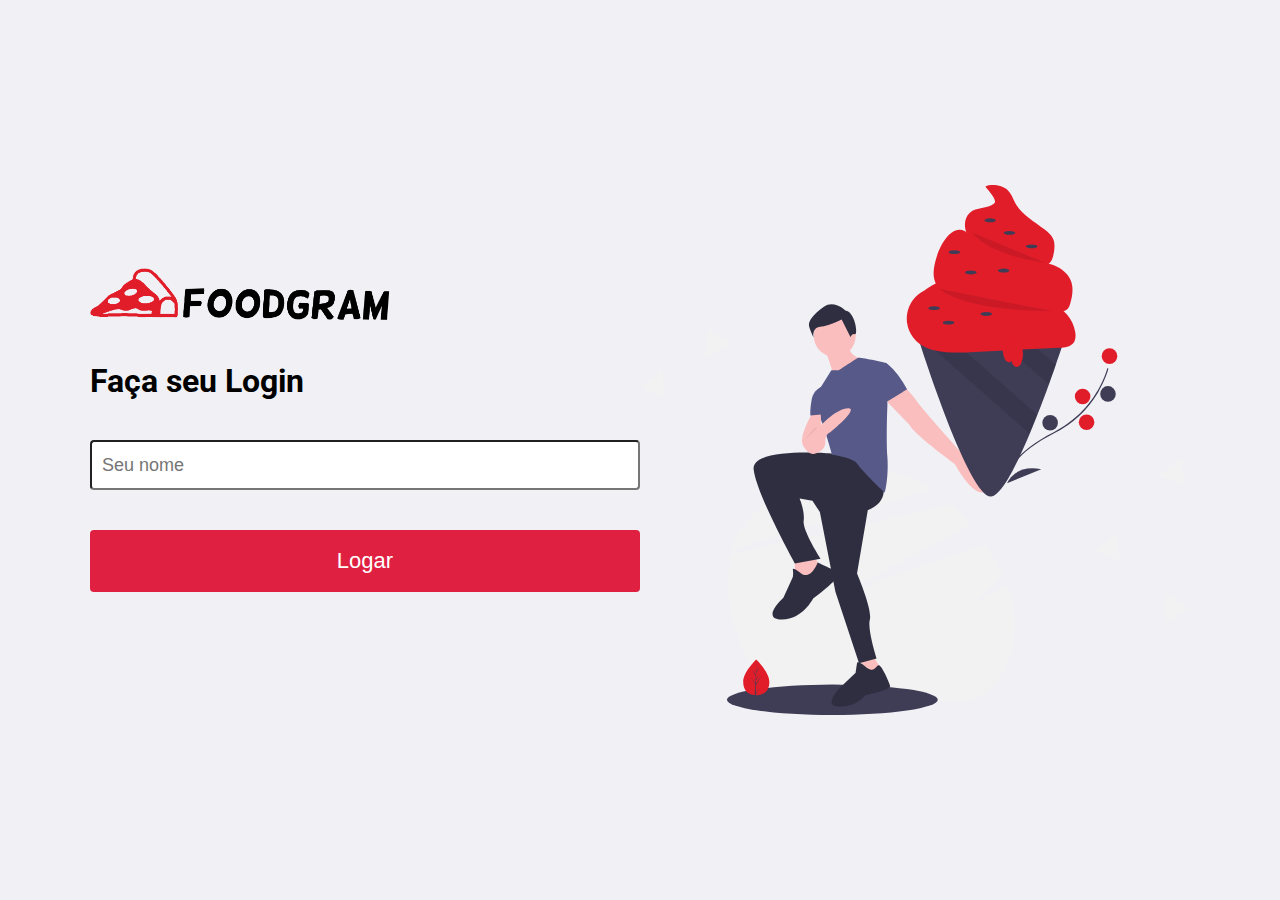
<file: index.html>
<!DOCTYPE html>
<html lang="pt-BR">

<head>
    <meta charset="UTF-8">
    <meta name="viewport" content="width=device-width, initial-scale=1.0">
    <title>FoodGram</title>
    <link href="https://fonts.googleapis.com/css2?family=Roboto:ital,wght@0,500;0,700;1,400&display=swap"
        rel="stylesheet">
    <link rel="stylesheet" href="styles/styles.css">
</head>

<body>
    <main id="login">
        <section class="infos">
            <img class="logo" src="images/logo.png" alt="FoodGram" srcset="">
            <div id="form-login">
                <h1>Faça seu Login</h1>
                <input type="text" id="inputNome" name="nome" placeholder="Seu nome">
                <button type="button" id="btnLogin">Logar</button>
            </div>
        </section>
        <section class="banner">
            <img src="images/banner.svg" alt="Banner">
        </section>
    </main>

    <script src="javascripts/login.js"></script>
</body>

</html>
</file>
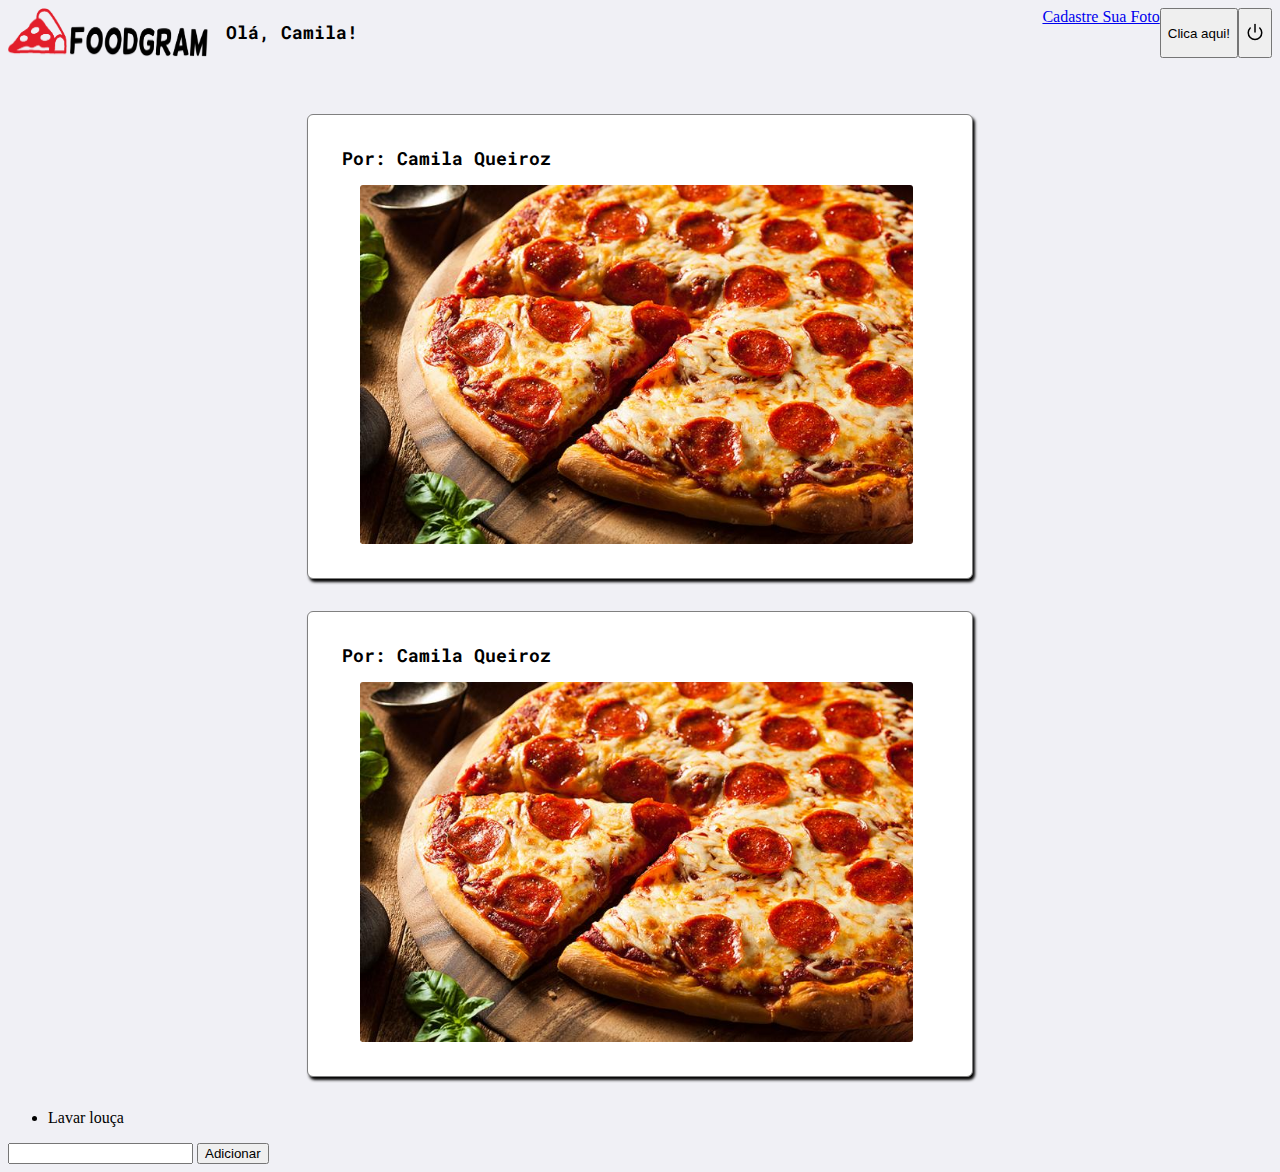
<file: feed.html>
<!DOCTYPE html>
<html>
<head>
  <meta charset="utf-8">
  <title>Aula 1</title>
  <link rel="stylesheet" href="styles/custom.css"/>
  <link href="https://fonts.googleapis.com/css2?family=Roboto+Mono:ital,wght@1,200&display=swap" rel="stylesheet">
</head>
<body>
  <header>
    <div class="nav-left">
      <img src="images/logo.png" alt="imagem do logo"id="logo-site"/>
      <h1 class="title-light mg-left">Olá, Camila!</h1>
    </div>
    <div class="nav-right">
      <a href="cadastro-de-foto.html">Cadastre Sua Foto</a>
      <button>Clica aqui!</button>
      <button>
        <img src="images/shutdown.svg" alt="" id="">
      </button>
   </div>
  </header>
  <main class="conteudo">
    <section class="white-box">
      <div class="post flex-column mg-left mg-bottom">
        <h2 class="title-light">Por: Camila Queiroz</h2>
        <img class="mg-left" src="images/pizza-demo.jpg" alt="">
      </div>
    </section>
    <section class="white-box">
      <div class="post flex-column mg-left mg-bottom">
        <h2 class="title-light">Por: Camila Queiroz</h2>
        <img class="mg-left" src="images/pizza-demo.jpg" alt="">
      </div>
    </section>
  </main>
     <ul>
      <li>Lavar louça</li>
    </ul>
    <input type="text" name=""/>
    <button id="add">Adicionar</button>
    <script src="javascripts/feed.js"></script>
</body>
</html>
</file>
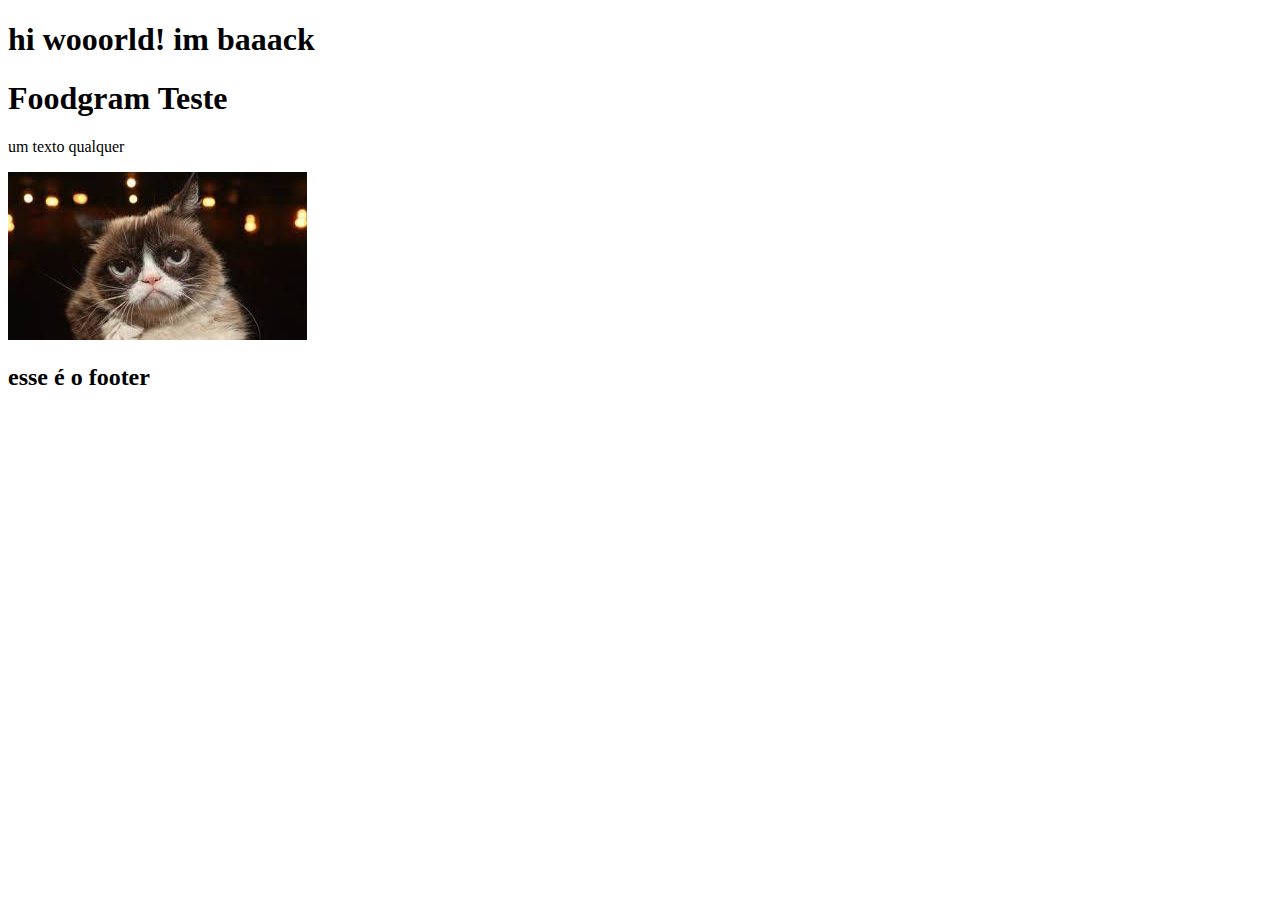
<file: teste.html>
<!DOCTYPE html>
<html>
  <head>
    <title>Foodgram Testeee</title>
    <meta charset="utf-8">
  </head>
  <body>
    <header>
      <h1>hi wooorld! im baaack</h1>
    </header>
    <main>
      <section>
        <h1>Foodgram Teste</h1>
        <p>um texto qualquer</p>
      </section>
      <section>
        <img src="[data-uri]"
        alt="Imagem de Gatinho"
        />
      </section>
    </main>
  </body>
  <footer>
    <h2>esse é o footer</h2>
  </footer>
</html>
</file>
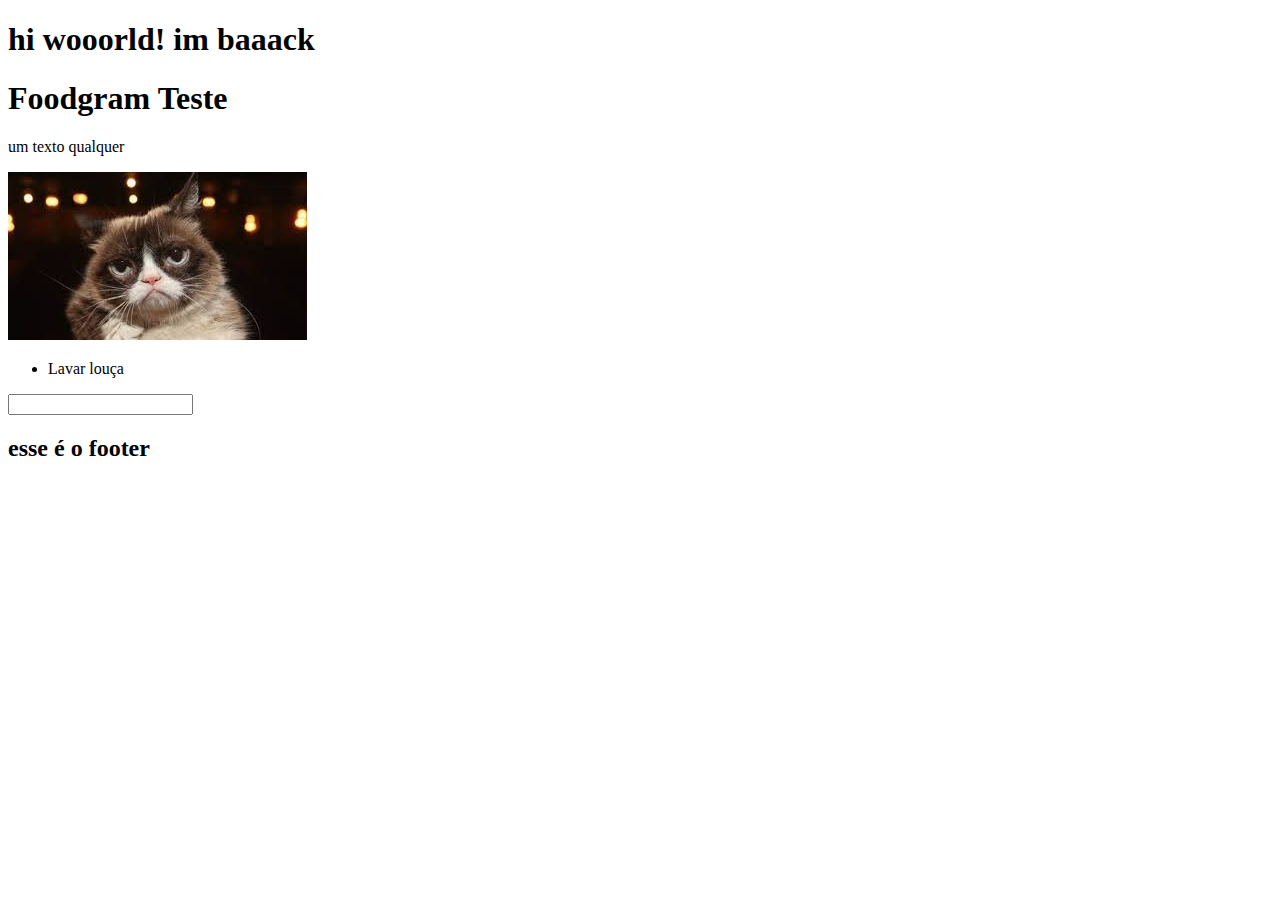
<file: testes/teste.html>
<!DOCTYPE html>
<html>
  <head>
    <title>Foodgram Testeee</title>
    <meta charset="utf-8">
  </head>
  <body>
    <header>
      <h1>hi wooorld! im baaack</h1>
    </header>
    <main>
      <section>
        <h1>Foodgram Teste</h1>
        <p>um texto qualquer</p>
      </section>
      <section>
        <img src="[data-uri]"
        alt="Imagem de Gatinho"
        />
      </section>
    </main>
    <ul>
      <li>Lavar louça</li>
    </ul>
    <input type="text" name=""/>

    <script src="script.js"type="text/javascript"></script>
  </body>
  <footer>
    <h2>esse é o footer</h2>
  </footer>
</html>
</file>
<file: styles/styles.css>
* {
  padding: 0;
  margin: 0;
  box-sizing: border-box;
}

body {
  font: 400 16px Roboto, sans-serif;
  background: #f0f0f5;
  -webkit-font-smoothing: antialiased;
}

#login {
  display: flex;
  max-width: 1100px;
  height: 100vh;
  justify-content: center;
  align-items: center;
  margin: 0 auto;
}
.infos {
  width: 100%;
  height: 100%;
  display: flex;
  flex-direction: column;
  justify-content: center;
}
.banner {
  justify-content: center;
  align-items: center;
  display: flex;
  width: 100%;
  height: 100%;
}
.logo {
  width: 300px;
  text-align: center;
  /* margin: 20px 0; */
}

.banner img {
  width: 100%;
}

.infos div {
  display: flex;
  flex-direction: column;
  margin: 20px 0;
}

.infos div * {
  margin: 20px 0;
}

.infos div input {
  border-radius: 4px;
  height: 50px;
  font-size: 18px;
  padding: 10px;
}

.infos div button {
  background: #e02041;
  color: #fff;
  padding: 18px;
  font-size: 22px;
  border-radius: 4px;
  border: none;
}

@media (max-width: 700px) {
  #login {
    padding: 20px;
  }
  .banner {
    display: none;
  }

  .logo {
    width: 100%;
  }
}

/* ------------------ Inicio Página de Feed --------------------------- */

#feed {
  max-width: 1100px;
  margin: 0 auto;
}

header {
  display: flex;
  justify-content: space-between;
  align-items: center;
  flex-wrap: wrap;
  padding: 20px;
}

header div {
  margin-left: 20px;
  font-size: 20px;
  margin-top: 10px;
}

header a {
  margin-left: auto;
  color: black;
  text-decoration: none;
}

.button {
  background: #e02041;
  border: 0;
  border-radius: 8px;
  color: #fff;
  font-weight: bold;
  padding: 10px;
}

header button {
  height: 40px;
  width: 40px;
  border-radius: 4px;
  margin-left: 16px;
  border: 1px solid #dcdce6;
  background: transparent;
  transition: border-color 0.2s;
  cursor: pointer;
}
header button img {
  width: 80%;
}

#pictures {
  max-width: 900px;
  margin: 0 auto;
  display: flex;
  flex-direction: column;
  align-items: center;
  border-radius: 4px;
  padding: 20px;
}

.picture {
  border: 1px solid #d1d1d4;
  max-width: 550px;
  padding: 10px;
  border-radius: 4px;
  margin: 20px 0;
  background: #fff;
}
.picture .title {
  padding: 20px;
}

.picture img {
  width: 100%;
  object-fit: cover;
}

/* inicio página de registro */

#register {
  border-radius: 4px;
  background: #fff;
  padding: 40px;
  margin-top: 40px;
}
#register a {
  color: black;
  text-decoration: none;
}
#register a:hover {
  color: #e02041;
}
</file>
<file: styles/custom.css>
header {
  display: flex;
  justify-content: space-between;
}

body {
  background-color: #f0f0f5;
}


#logo-site {
  width: 200px;
  height: 50px;
}

.conteudo {
  display: flex;
  flex-wrap: wrap;
  justify-content: center;
  margin-top: 40px;

}

.white-box {
  background-color: white;
  width: 50%;
  border-radius: 6px;
  align-content: center;
  padding: 16px;
  box-shadow: 2px 3px 3px black;
  border: solid grey 1px;
  margin:16px;

}

.flex-column {
  display: flex;
  flex-direction: column;
}

.mg-left {
  margin-left: 18px;
}

.mg-bottom {
  margin-bottom: 18px;
}

.nav-left {
  display: flex;
  width: 400px;
  justify-content: flex-start;
}

.nav-right {
  display: flex;
  justify-content: flex-end;
}

.post img {
  width: 90%;
  border-radius: 3px;
}

.title-light{
  font-family: 'Roboto Mono', monospace;
  font-size:18px;
}
</file>
